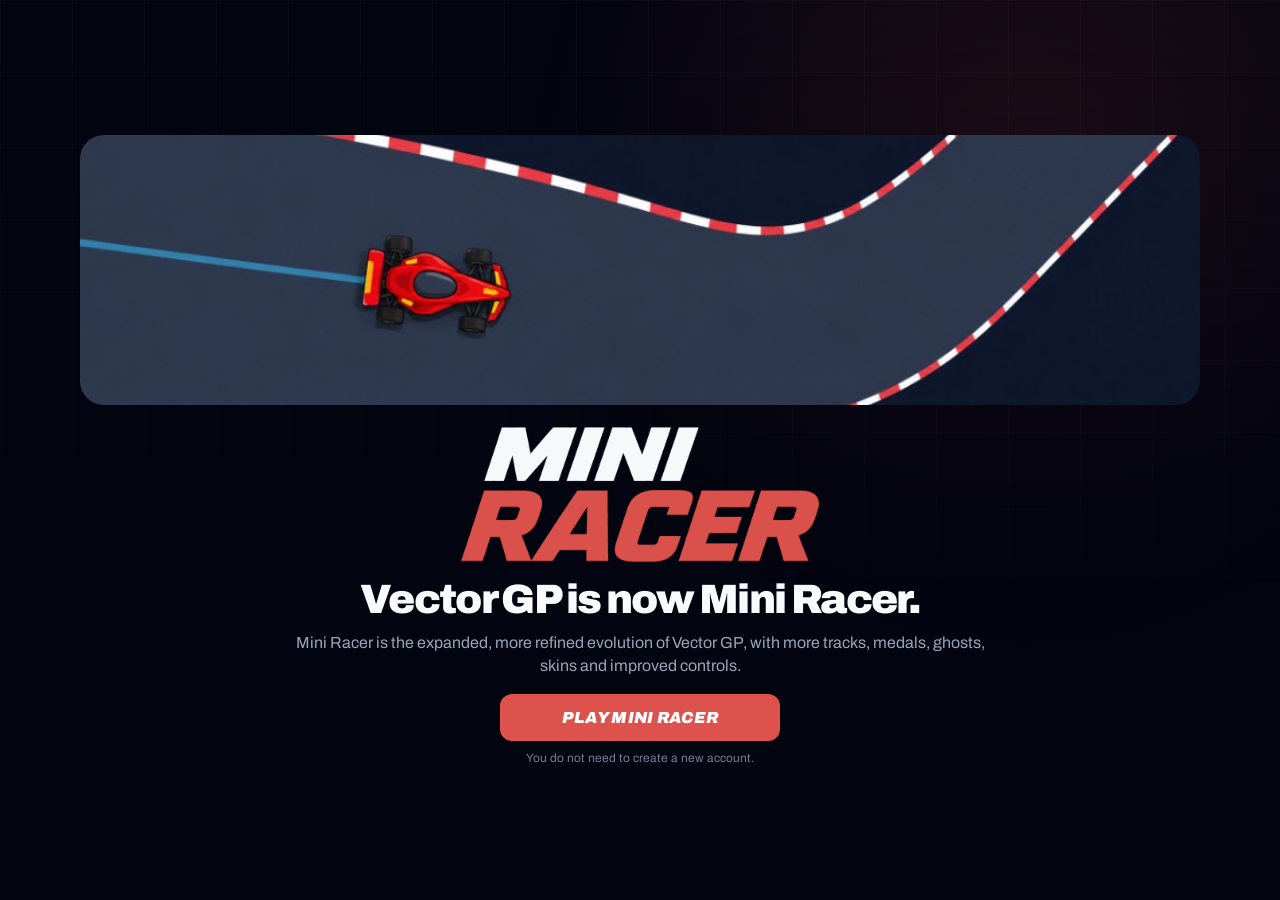
<file: index.html>
<!DOCTYPE html>

<html lang="en">
<head>
<meta charset="utf-8"/>
<meta content="width=device-width, initial-scale=1" name="viewport"/>
<title>Vector GP is now Mini Racer</title>
<meta content="Vector GP is now Mini Racer — expanded with more tracks, medals, ghosts, skins and more refined controls." name="description"/>
<link href="[data-uri]" rel="icon" sizes="32x32" type="image/png"/>
<link href="[data-uri]" rel="apple-touch-icon" sizes="180x180"/>
<meta content="website" property="og:type"/>
<meta content="Vector GP is now Mini Racer" property="og:title"/>
<meta content="Vector GP is now Mini Racer — expanded with more tracks, medals, ghosts, skins and more refined controls." property="og:description"/>
<meta content="og-image.png" property="og:image"/>
<meta content="1200" property="og:image:width"/>
<meta content="630" property="og:image:height"/>
<meta content="summary_large_image" name="twitter:card"/>
<meta content="Vector GP is now Mini Racer" name="twitter:title"/>
<meta content="Vector GP is now Mini Racer — expanded with more tracks, medals, ghosts, skins and more refined controls." name="twitter:description"/>
<meta content="og-image.png" name="twitter:image"/>
<link href="https://fonts.googleapis.com" rel="preconnect"/>
<link crossorigin="" href="https://fonts.gstatic.com" rel="preconnect"/>
<link href="https://fonts.googleapis.com/css2?family=Archivo:ital,wght@0,500;0,700;0,900;1,900&amp;display=swap" rel="stylesheet"/>
<style>
:root {
  --bg: #02040f;
  --panel: #0a0e1e;
  --panel-2: #101629;
  --line: rgba(255,255,255,.11);
  --white: #f8fafc;
  --muted: #99a5b8;
  --red: #dd524c;
  --red-hover: #e9655f;
  --font: "Archivo", system-ui, -apple-system, BlinkMacSystemFont, "Segoe UI", sans-serif;
}

* { box-sizing: border-box; }
html, body { margin: 0; min-height: 100%; background: var(--bg); }
body {
  min-height: 100svh;
  color: var(--white);
  font-family: var(--font);
  -webkit-font-smoothing: antialiased;
  overflow-x: hidden;
}

body::before {
  content: "";
  position: fixed;
  inset: 0;
  pointer-events: none;
  background:
    radial-gradient(circle at 80% 20%, rgba(221,82,76,.14), transparent 31rem),
    linear-gradient(rgba(255,255,255,.025) 1px, transparent 1px),
    linear-gradient(90deg, rgba(255,255,255,.025) 1px, transparent 1px);
  background-size: auto, 72px 72px, 72px 72px;
  mask-image: linear-gradient(to bottom, black, transparent 86%);
}

.page {
  position: relative;
  min-height: 100svh;
  display: grid;
  place-items: center;
  padding: clamp(12px, 2.2vw, 24px);
}

.card {
  width: min(1120px, 100%);
  max-height: calc(100svh - clamp(24px, 4.4vw, 48px));
  display: flex;
  flex-direction: column;
  justify-content: center;
}

.cover {
  display: block;
  width: 100%;
  height: min(30svh, 280px);
  object-fit: cover;
  object-position: center;
  border-radius: clamp(14px, 2vw, 24px);
}

.topline {
  display: flex;
  align-items: center;
  gap: 12px;
  padding: 20px clamp(22px, 4vw, 48px);
  border-bottom: 1px solid var(--line);
  color: var(--muted);
  font-size: 12px;
  font-weight: 700;
  letter-spacing: .19em;
  text-transform: uppercase;
}
.topline::before {
  content: "";
  width: 9px;
  height: 9px;
  border-radius: 999px;
  background: var(--red);
  box-shadow: 0 0 18px rgba(221,82,76,.85);
}

.content {
  padding: clamp(18px, 2.4svh, 26px) clamp(12px, 2vw, 20px) 0;
}

.rename {
  display: flex;
  justify-content: center;
  align-items: center;
}

.brand {
  display: grid;
  place-items: center;
  padding: 0;
}

.mini-logo {
  display: block;
  width: min(100%, clamp(240px, 28vw, 360px));
  max-height: 16svh;
  height: auto;
}


.copy {
  max-width: 760px;
  margin: clamp(12px, 1.8svh, 18px) auto 0;
  text-align: center;
}

h1 {
  margin: 0;
  font-size: clamp(24px, 3.2vw, 44px);
  line-height: 1.04;
  letter-spacing: -.04em;
  font-weight: 900;
}

.copy p {
  margin: 10px auto 0;
  max-width: 700px;
  color: var(--muted);
  font-size: clamp(15px, 1.25vw, 18px);
  line-height: 1.42;
}

.actions {
  display: flex;
  justify-content: center;
  margin-top: clamp(14px, 1.8svh, 18px);
}

.cta {
  display: inline-flex;
  align-items: center;
  justify-content: center;
  min-width: min(100%, 280px);
  padding: 15px 24px;
  border-radius: 12px;
  background: var(--red);
  color: white;
  font-size: 16px;
  font-weight: 900;
  font-style: italic;
  letter-spacing: .02em;
  text-transform: uppercase;
  text-decoration: none;
  transition: transform .15s ease, background .15s ease;
}
.cta:hover { background: var(--red-hover); transform: translateY(-2px); }
.cta:active { transform: none; }
.cta:focus-visible { outline: 3px solid white; outline-offset: 4px; }

.footer-note {
  margin-top: 10px;
  color: #738096;
  font-size: 12px;
  text-align: center;
}

@media (max-width: 820px) {
  .page {
    place-items: start;
    padding: 12px;
  }
  .card {
    max-height: calc(100svh - 24px);
  }
  .cover {
    height: min(26svh, 220px);
    object-position: 42% center;
    border-radius: 16px;
  }
  .content {
    padding: 16px 10px 0;
  }
  .mini-logo {
    width: min(100%, 300px);
    max-height: 14svh;
  }
  .copy {
    margin-top: 12px;
  }
  h1 {
    font-size: clamp(22px, 4.4vw, 34px);
  }
  .copy p {
    font-size: 15px;
  }
}

@media (max-width: 480px) {
  .page {
    padding: 10px;
  }
  .card {
    max-height: calc(100svh - 20px);
  }
  .cover {
    height: min(23svh, 170px);
    border-radius: 14px;
  }
  .content {
    padding: 14px 6px 0;
  }
  .mini-logo {
    width: min(100%, 220px);
    max-height: 12svh;
  }
  .copy {
    margin-top: 10px;
  }
  h1 {
    font-size: clamp(22px, 7vw, 30px);
  }
  .copy p {
    margin-top: 8px;
    font-size: 14px;
    line-height: 1.38;
  }
  .actions {
    margin-top: 14px;
  }
  .cta {
    width: 100%;
    min-width: 0;
    padding: 14px 18px;
    font-size: 16px;
  }
  .footer-note {
    margin-top: 8px;
    font-size: 11px;
  }
}

@media (max-width: 360px) {
  .cover {
    height: min(21svh, 150px);
  }
  .mini-logo {
    width: min(100%, 200px);
  }
  h1 {
    font-size: 20px;
  }
  .copy p {
    font-size: 13px;
  }
}

@media (prefers-reduced-motion: reduce) {
  .cta { transition: none; }
}
</style>
<script defer src="https://cloud.umami.is/script.js" data-website-id="d61b5069-df2c-4e9b-a7d2-125c7fb7c760"></script>
</head>
<body>
<main class="page">
<section aria-labelledby="rename-title" class="card">
<img alt="Mini Racer car on a racetrack" class="cover" src="[data-uri]"/>
<div class="content">
<div aria-label="Mini Racer" class="rename">


<div class="brand">
<img alt="Mini Racer" class="mini-logo" src="[data-uri]"/>
</div>
</div>
<div class="copy">
<h1 id="rename-title">Vector GP is now Mini Racer.</h1>
<p>Mini Racer is the expanded, more refined evolution of Vector GP, with more tracks, medals, ghosts, skins and improved controls.</p>
<div class="actions">
<a class="cta" href="https://reddit.com/r/MiniRacerGame" data-umami-event="play-mini-racer-cta">Play Mini Racer</a>
</div>
<div class="footer-note">You do not need to create a new account.</div>
</div>
</div>
</section>
</main>
</body>
</html>
</file>
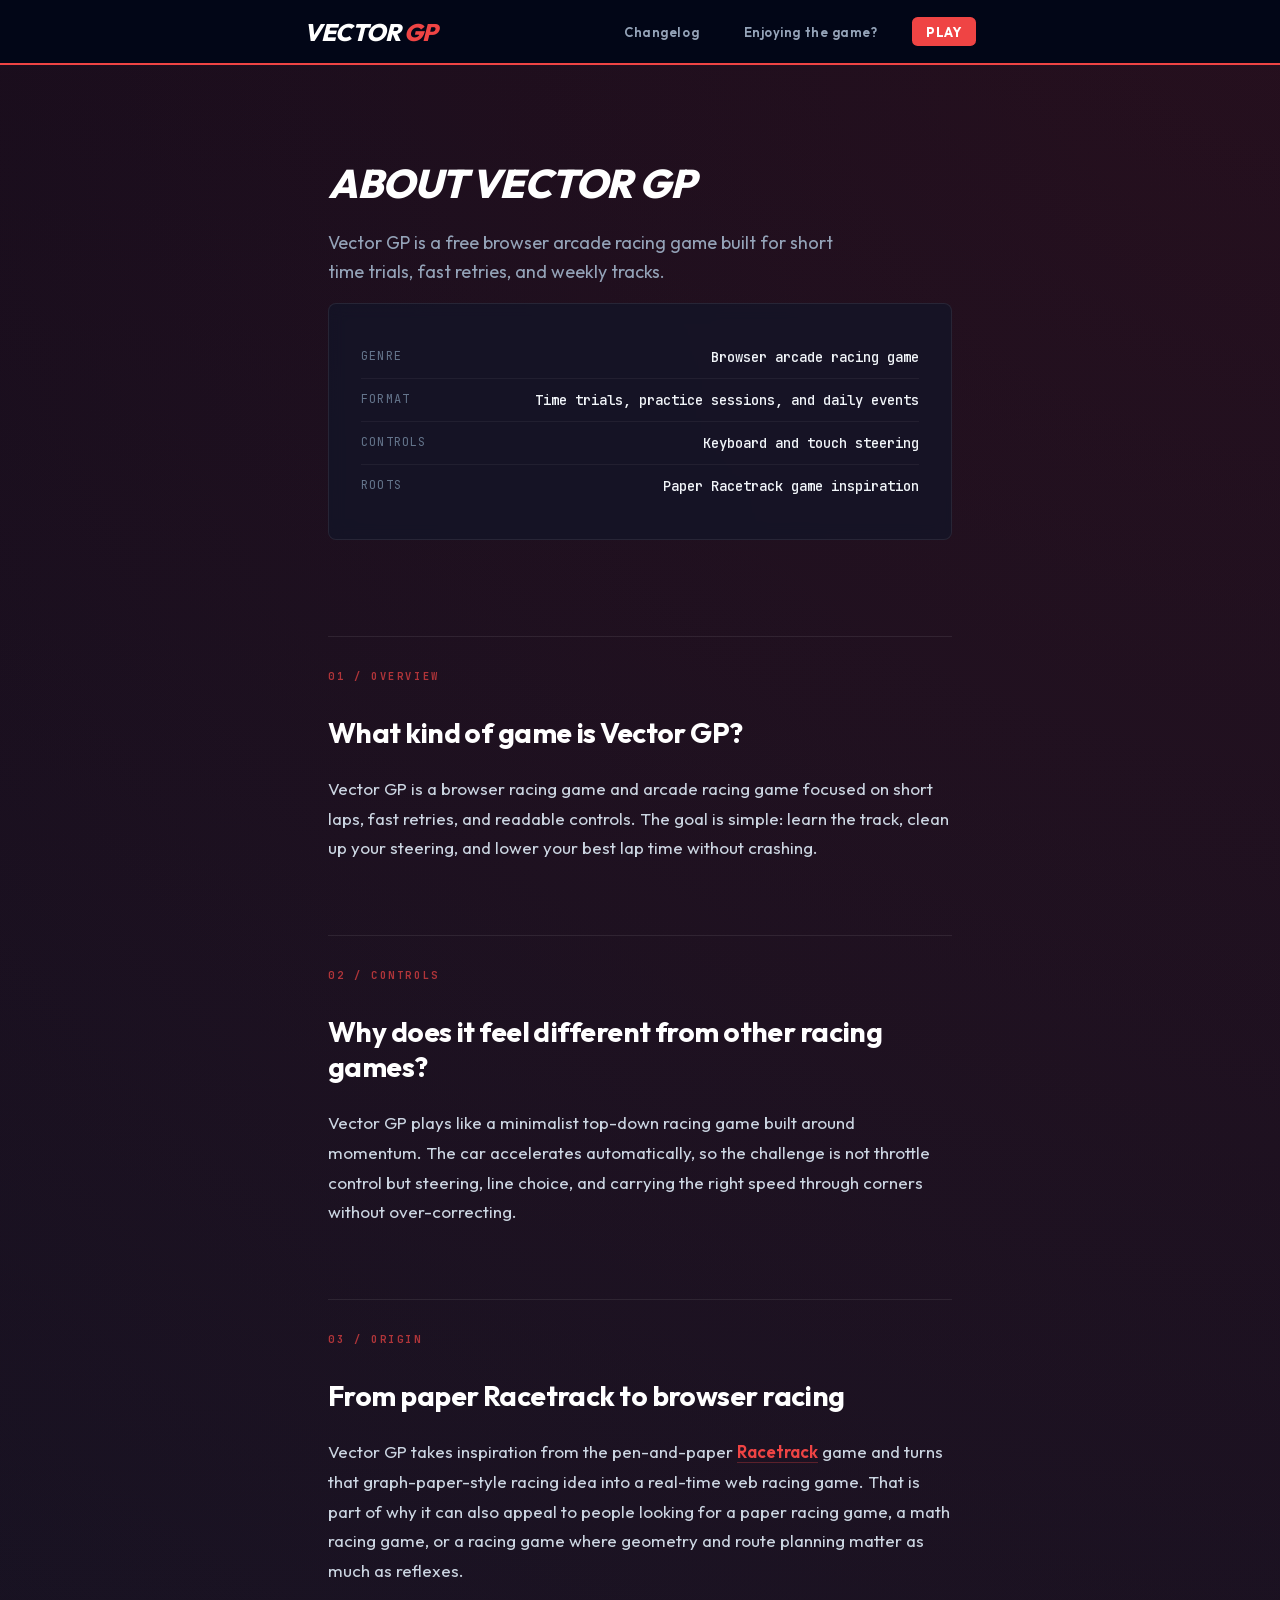
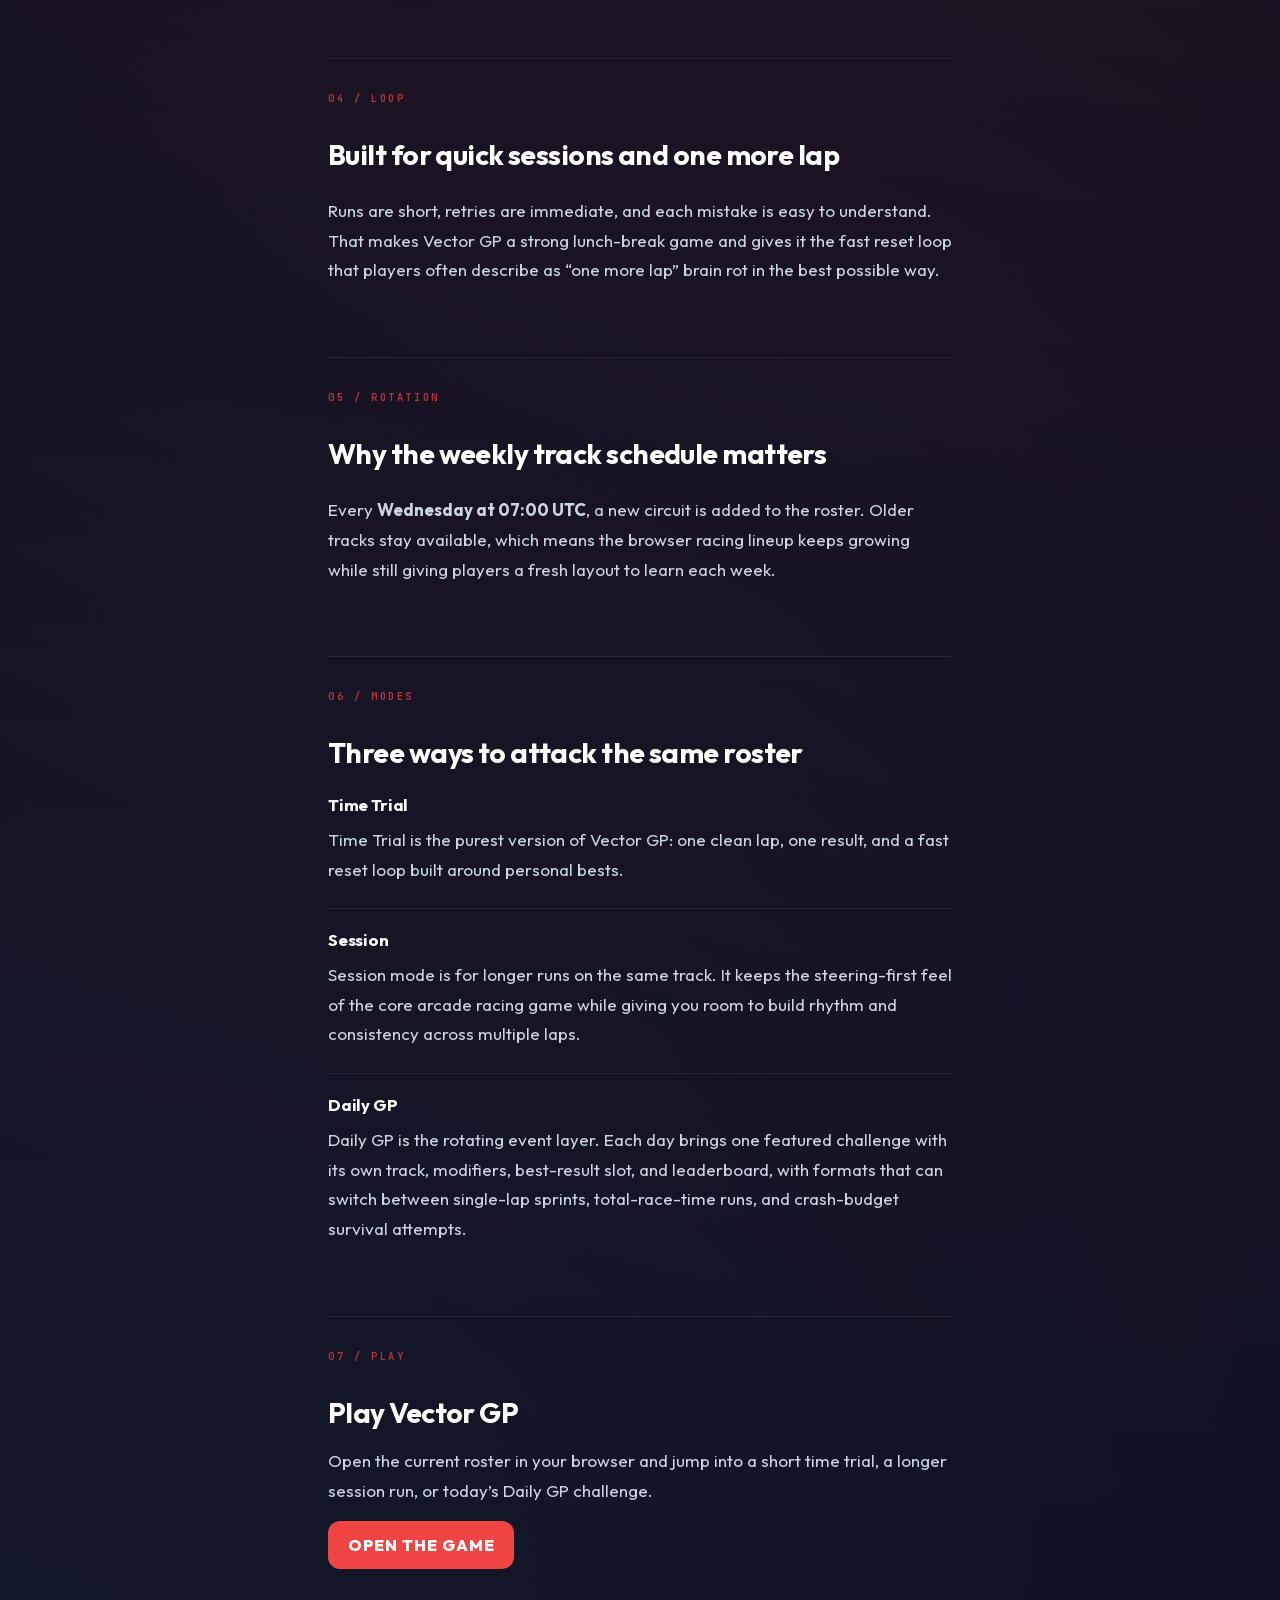
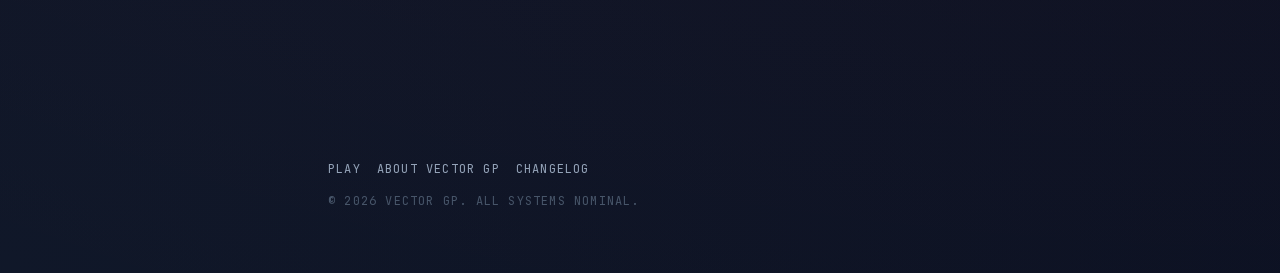
<file: about.html>
<!DOCTYPE html>
<html lang="en">

<head>
    <script>
        if (location.hostname === 'vectorgp.run') {
            const s = document.createElement('script');
            s.defer = true;
            s.src = 'https://cloud.umami.is/script.js';
            s.dataset.websiteId = 'd61b5069-df2c-4e9b-a7d2-125c7fb7c760';
            document.head.appendChild(s);
        }
    </script>
    <meta charset="UTF-8">
    <meta name="viewport" content="width=device-width, initial-scale=1.0, viewport-fit=cover">
    <title>What Is Vector GP? | Browser Arcade Racing Game</title>
    <meta name="description"
        content="Learn what Vector GP is: a browser arcade racing game inspired by the paper Racetrack game, built for short time trials, fast retries, and weekly tracks.">
    <meta name="keywords"
        content="vector gp about, browser racing, free racing game, arcade racing">
    <meta name="author" content="Bogdan Popa">

    <meta property="og:type" content="website">
    <meta property="og:site_name" content="Vector GP">
    <meta property="og:url" content="https://vectorgp.run/about.html">
    <meta property="og:title" content="What Is Vector GP? | Browser Arcade Racing Game">
    <meta property="og:description"
        content="Learn what makes Vector GP different: a browser arcade racing game built for short time trials, fast retries, and weekly tracks.">
    <meta property="og:image" content="https://vectorgp.run/social-preview.png">
    <meta property="og:locale" content="en_US">

    <meta property="twitter:card" content="summary_large_image">
    <meta property="twitter:url" content="https://vectorgp.run/about.html">
    <meta property="twitter:title" content="What Is Vector GP? | Browser Arcade Racing Game">
    <meta property="twitter:description"
        content="Learn what makes Vector GP different: a browser arcade racing game built for short time trials, fast retries, and weekly tracks.">
    <meta property="twitter:image" content="https://vectorgp.run/social-preview.png">

    <link rel="canonical" href="https://vectorgp.run/about.html">
    <link rel="icon" type="image/png" href="favicon.png">
    <link rel="preload" href="fonts/outfit.woff2" as="font" type="font/woff2" crossorigin>
    <link rel="preload" href="fonts/jetbrainsmono.woff2" as="font" type="font/woff2" crossorigin>
    <link rel="stylesheet" href="fonts.css?v=1.82">
    <link rel="stylesheet" href="pages.css?v=1.82">
    <script src="site/support-dropdown.js?v=1.82" defer></script>

    <!-- Structured data (SEO + GEO: machine-readable, quotable summary for search and generative engines) -->
    <script type="application/ld+json">
    {
      "@context": "https://schema.org",
      "@type": "WebPage",
      "name": "What Is Vector GP? | Browser Arcade Racing Game",
      "description": "Learn what Vector GP is: a browser arcade racing game inspired by the paper Racetrack game, built for short time trials, fast retries, and weekly tracks.",
      "inLanguage": "en",
      "url": "https://vectorgp.run/about.html",
      "isPartOf": { "@type": "WebSite", "name": "Vector GP", "url": "https://vectorgp.run/" },
      "about": {
        "@type": "VideoGame",
        "name": "Vector GP",
        "description": "Free browser arcade racing game. Steer with keyboard or touch, chase short lap times, and retry instantly on weekly tracks inspired by the paper Racetrack game.",
        "genre": ["Racing", "Arcade"],
        "gamePlatform": "Web browser",
        "playMode": "SinglePlayer",
        "inLanguage": "en",
        "author": { "@type": "Person", "name": "Bogdan Popa" },
        "url": "https://vectorgp.run/"
      },
      "mainEntity": {
        "@type": "VideoGame",
        "name": "Vector GP",
        "description": "Browser arcade racing game focused on short time trials, momentum-based steering, and one-more-lap replayability.",
        "genre": ["Racing", "Arcade"],
        "gamePlatform": "Web browser",
        "playMode": "SinglePlayer"
      },
      "breadcrumb": {
        "@type": "BreadcrumbList",
        "itemListElement": [
          { "@type": "ListItem", "position": 1, "name": "Play", "item": "https://vectorgp.run/" },
          { "@type": "ListItem", "position": 2, "name": "About Vector GP", "item": "https://vectorgp.run/about.html" }
        ]
      }
    }
    </script>
</head>

<body class="about-page">

    <header role="banner">
        <div class="page-header__inner">
            <a href="index.html" class="site-logo">Vector <span class="full-name">GP</span></a>
            <nav class="header-right" aria-label="Site">
                <a href="changelog.html" class="header-utility-link">Changelog</a>
                <div class="support-dropdown" data-support-dropdown>
                    <a href="https://buy.stripe.com/4gM14pc3ScQecEq1F69sk00" class="header-utility-link support-dropdown-trigger"
                        target="_blank" rel="noopener noreferrer" title="Support Vector GP for future updates and functionalities"
                        aria-expanded="false" aria-haspopup="true" aria-controls="support-dropdown-menu-about"
                        data-support-trigger>Enjoying the game?</a>
                    <div id="support-dropdown-menu-about" class="support-dropdown-menu" hidden data-support-menu>
                        <div class="support-dropdown-section">
                            <p class="support-dropdown-heading">send a tip for</p>
                            <ul class="support-dropdown-list" aria-label="Donation options">
                                <li>
                                    <a href="https://buy.stripe.com/4gM14pc3ScQecEq1F69sk00" class="support-dropdown-option"
                                        target="_blank" rel="noopener noreferrer">
                                        <span class="support-dropdown-option__title">Salty Pretzel</span>
                                        <span class="support-dropdown-option__price">1€</span>
                                    </a>
                                </li>
                                <li>
                                    <a href="https://buy.stripe.com/6oU14pfg42bAdIu5Vm9sk01" class="support-dropdown-option"
                                        target="_blank" rel="noopener noreferrer">
                                        <span class="support-dropdown-option__title">Soda Pop</span>
                                        <span class="support-dropdown-option__price">3€</span>
                                    </a>
                                </li>
                                <li>
                                    <a href="https://buy.stripe.com/aFa8wR2tieYmcEq1F69sk02" class="support-dropdown-option"
                                        target="_blank" rel="noopener noreferrer">
                                        <span class="support-dropdown-option__title">Flat White</span>
                                        <span class="support-dropdown-option__price">5€</span>
                                    </a>
                                </li>
                            </ul>
                        </div>
                    </div>
                </div>
                <a href="index.html" class="header-play-link">Play</a>
            </nav>
        </div>
    </header>

    <main class="about-page__main" role="main">
        <section class="about-hero" aria-label="Introduction">
            <h1 class="about-hero__title">About Vector GP</h1>
            <p class="about-hero__subtitle">Vector GP is a free browser arcade racing game built for short time trials,
                fast retries, and weekly tracks.</p>
            <div class="about-specs about-specs--glance" aria-label="Vector GP at a glance">
                <div class="spec-item">
                    <span class="spec-label">Genre</span>
                    <span class="spec-value">Browser arcade racing game</span>
                </div>
                <div class="spec-item">
                    <span class="spec-label">Format</span>
                    <span class="spec-value">Time trials, practice sessions, and daily events</span>
                </div>
                <div class="spec-item">
                    <span class="spec-label">Controls</span>
                    <span class="spec-value">Keyboard and touch steering</span>
                </div>
                <div class="spec-item">
                    <span class="spec-label">Roots</span>
                    <span class="spec-value">Paper Racetrack game inspiration</span>
                </div>
            </div>
        </section>

        <section class="about-section">
            <span class="about-section__label">01 / Overview</span>
            <div class="about-content">
                <h2>What kind of game is Vector GP?</h2>
                <p>Vector GP is a browser racing game and arcade racing game focused on short laps, fast retries, and
                    readable controls. The goal is simple: learn the track, clean up your steering, and lower your best
                    lap time without crashing.</p>
            </div>
        </section>

        <section class="about-section">
            <span class="about-section__label">02 / Controls</span>
            <div class="about-content">
                <h2>Why does it feel different from other racing games?</h2>
                <p>Vector GP plays like a minimalist top-down racing game built around momentum. The car accelerates
                    automatically, so the challenge is not throttle control but steering, line choice, and carrying the
                    right speed through corners without over-correcting.</p>
            </div>
        </section>

        <section class="about-section">
            <span class="about-section__label">03 / Origin</span>
            <div class="about-content">
                <h2>From paper Racetrack to browser racing</h2>
                <p>Vector GP takes inspiration from the pen-and-paper <a
                        href="https://en.wikipedia.org/wiki/Racetrack_(game)" target="_blank"
                        rel="noopener">Racetrack</a> game and turns that graph-paper-style racing idea into a real-time
                    web racing game. That is part of why it can also appeal to people looking for a paper racing game,
                    a math racing game, or a racing game where geometry and route planning matter as much as reflexes.</p>
            </div>
        </section>

        <section class="about-section">
            <span class="about-section__label">04 / Loop</span>
            <div class="about-content">
                <h2>Built for quick sessions and one more lap</h2>
                <p>Runs are short, retries are immediate, and each mistake is easy to understand. That makes Vector GP
                    a strong lunch-break game and gives it the fast reset loop that players often describe as “one more
                    lap” brain rot in the best possible way.</p>
            </div>
        </section>

        <section class="about-section">
            <span class="about-section__label">05 / Rotation</span>
            <div class="about-content">
                <h2>Why the weekly track schedule matters</h2>
                <p>Every <strong>Wednesday at 07:00 UTC</strong>, a new circuit is added to the roster. Older tracks stay
                    available, which means the browser racing lineup keeps growing while still giving players a fresh
                    layout to learn each week.</p>
            </div>
        </section>

        <section class="about-section">
            <span class="about-section__label">06 / Modes</span>
            <div class="about-content">
                <h2>Three ways to attack the same roster</h2>
                <div class="about-faq-list">
                    <article class="about-faq-item">
                        <h3>Time Trial</h3>
                        <p>Time Trial is the purest version of Vector GP: one clean lap, one result, and a fast reset
                            loop built around personal bests.</p>
                    </article>
                    <article class="about-faq-item">
                        <h3>Session</h3>
                        <p>Session mode is for longer runs on the same track. It keeps the steering-first feel of the
                            core arcade racing game while giving you room to build rhythm and consistency across
                            multiple laps.</p>
                    </article>
                    <article class="about-faq-item">
                        <h3>Daily GP</h3>
                        <p>Daily GP is the rotating event layer. Each day brings one featured challenge with its own
                            track, modifiers, best-result slot, and leaderboard, with formats that can switch between
                            single-lap sprints, total-race-time runs, and crash-budget survival attempts.</p>
                    </article>
                </div>
            </div>
        </section>

        <section class="about-section about-section--cta">
            <span class="about-section__label">07 / Play</span>
            <div class="about-content about-cta">
                <h2>Play Vector GP</h2>
                <p>Open the current roster in your browser and jump into a short time trial, a longer session run, or
                    today’s Daily GP challenge.</p>
                <a href="index.html" class="about-cta__link">Open the game</a>
            </div>
        </section>
    </main>

    <footer class="about-footer">
        <nav class="about-footer__nav" aria-label="Footer">
            <a href="index.html">Play</a>
            <a href="about.html">About Vector GP</a>
            <a href="changelog.html">Changelog</a>
        </nav>
        &copy; 2026 Vector GP. ALL SYSTEMS NOMINAL.
    </footer>

</body>

</html>
</file>
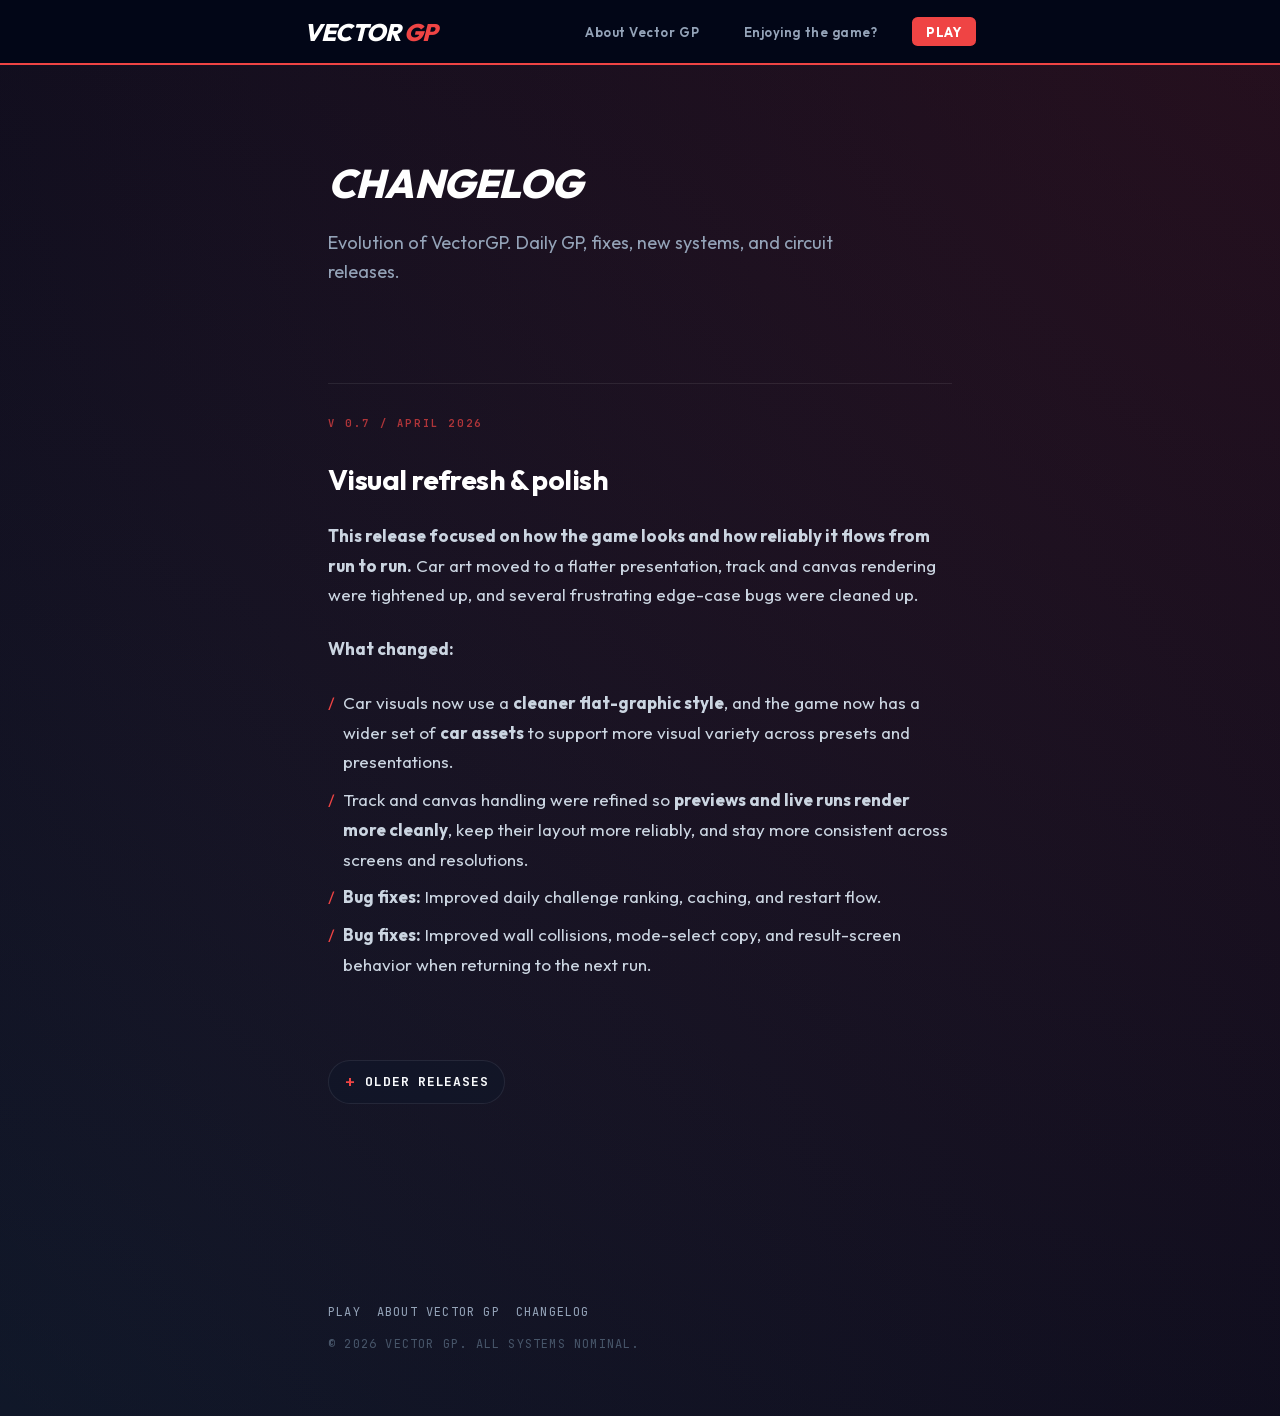
<file: changelog.html>
<!DOCTYPE html>
<html lang="en">

<head>
    <script>
        if (location.hostname === 'vectorgp.run') {
            const s = document.createElement('script');
            s.defer = true;
            s.src = 'https://cloud.umami.is/script.js';
            s.dataset.websiteId = 'd61b5069-df2c-4e9b-a7d2-125c7fb7c760';
            document.head.appendChild(s);
        }
    </script>
    <meta charset="UTF-8">
    <meta name="viewport" content="width=device-width, initial-scale=1.0, viewport-fit=cover">
    <title>Changelog | Vector GP</title>
    <meta name="description"
        content="What's new in Vector GP: Daily GP events, challenge types, car presets, leaderboard updates, and recent gameplay fixes.">
    <meta name="keywords"
        content="vector gp changelog, racing game updates, gameplay improvements, browser racing game">
    <meta name="author" content="Bogdan Popa">

    <meta property="og:type" content="website">
    <meta property="og:url" content="https://vectorgp.run/changelog.html">
    <meta property="og:title" content="Changelog | Vector GP">
    <meta property="og:description"
        content="What's new in Vector GP: Daily GP events, challenge types, car presets, leaderboard updates, and recent gameplay fixes.">
    <meta property="og:image" content="https://vectorgp.run/social-preview.png">

    <meta property="twitter:card" content="summary_large_image">
    <meta property="twitter:url" content="https://vectorgp.run/changelog.html">
    <meta property="twitter:title" content="Changelog | Vector GP">
    <meta property="twitter:description"
        content="What's new in Vector GP: Daily GP events, challenge types, car presets, leaderboard updates, and recent gameplay fixes.">
    <meta property="twitter:image" content="https://vectorgp.run/social-preview.png">

    <link rel="canonical" href="https://vectorgp.run/changelog.html">
    <link rel="icon" type="image/png" href="favicon.png">
    <link rel="preload" href="fonts/outfit.woff2" as="font" type="font/woff2" crossorigin>
    <link rel="preload" href="fonts/jetbrainsmono.woff2" as="font" type="font/woff2" crossorigin>
    <link rel="stylesheet" href="fonts.css?v=1.82">
    <link rel="stylesheet" href="pages.css?v=1.82">
    <script src="site/support-dropdown.js?v=1.82" defer></script>

    <!-- Structured data (SEO + GEO: machine-readable, quotable summary for search and generative engines) -->
    <script type="application/ld+json">
    {
      "@context": "https://schema.org",
      "@type": "WebPage",
      "name": "Changelog | Vector GP",
      "description": "Official changelog for Vector GP, a browser-based racing game. Lists major player-facing updates including Daily GP events, challenge formats, car presets, leaderboard upgrades, and gameplay fixes.",
      "inLanguage": "en",
      "url": "https://vectorgp.run/changelog.html",
      "isPartOf": { "@type": "WebSite", "name": "Vector GP", "url": "https://vectorgp.run/" },
      "about": {
        "@type": "VideoGame",
        "name": "Vector GP",
        "description": "Browser-based racing game. Master circuits and set the fastest lap time."
      }
    }
    </script>
</head>

<body class="about-page">

    <header role="banner">
        <div class="page-header__inner">
            <a href="index.html" class="site-logo">Vector <span class="full-name">GP</span></a>
            <nav class="header-right" aria-label="Site">
                <a href="about.html" class="header-utility-link">About Vector GP</a>
                <div class="support-dropdown" data-support-dropdown>
                    <a href="https://buy.stripe.com/4gM14pc3ScQecEq1F69sk00" class="header-utility-link support-dropdown-trigger"
                        target="_blank" rel="noopener noreferrer" title="Support Vector GP for future updates and functionalities"
                        aria-expanded="false" aria-haspopup="true" aria-controls="support-dropdown-menu-changelog"
                        data-support-trigger>Enjoying the game?</a>
                    <div id="support-dropdown-menu-changelog" class="support-dropdown-menu" hidden data-support-menu>
                        <div class="support-dropdown-section">
                            <p class="support-dropdown-heading">send a tip for</p>
                            <ul class="support-dropdown-list" aria-label="Donation options">
                                <li>
                                    <a href="https://buy.stripe.com/4gM14pc3ScQecEq1F69sk00" class="support-dropdown-option"
                                        target="_blank" rel="noopener noreferrer">
                                        <span class="support-dropdown-option__title">Salty Pretzel</span>
                                        <span class="support-dropdown-option__price">1€</span>
                                    </a>
                                </li>
                                <li>
                                    <a href="https://buy.stripe.com/6oU14pfg42bAdIu5Vm9sk01" class="support-dropdown-option"
                                        target="_blank" rel="noopener noreferrer">
                                        <span class="support-dropdown-option__title">Soda Pop</span>
                                        <span class="support-dropdown-option__price">3€</span>
                                    </a>
                                </li>
                                <li>
                                    <a href="https://buy.stripe.com/aFa8wR2tieYmcEq1F69sk02" class="support-dropdown-option"
                                        target="_blank" rel="noopener noreferrer">
                                        <span class="support-dropdown-option__title">Flat White</span>
                                        <span class="support-dropdown-option__price">5€</span>
                                    </a>
                                </li>
                            </ul>
                        </div>
                    </div>
                </div>
                <a href="index.html" class="header-play-link">Play</a>
            </nav>
        </div>
    </header>

    <main class="about-page__main" role="main">
        <section class="about-hero" aria-label="Introduction">
            <h1 class="about-hero__title">Changelog</h1>
            <p class="about-hero__subtitle">Evolution of VectorGP. Daily GP, fixes, new systems, and circuit releases.</p>
        </section>

        <section id="release-0-7" class="about-section">
            <span class="about-section__label">v 0.7 / April 2026</span>
            <div class="about-content">
                <h2>Visual refresh &amp; polish</h2>
                <p><strong>This release focused on how the game looks and how reliably it flows from run to run.</strong>
                    Car art moved to a flatter presentation, track and canvas rendering were tightened up, and several
                    frustrating edge-case bugs were cleaned up.</p>

                <p><strong>What changed:</strong></p>
                <ul
                    style="list-style: none; padding: 0; margin: 0; color: #cbd5e1; font-size: 1.0625rem; line-height: 1.75;">
                    <li style="margin-bottom: 0.5rem; display: flex; gap: 0.5rem;"><span
                            style="color: var(--accent-color);">/</span><span style="flex: 1; min-width: 0;">Car visuals
                            now use a <strong>cleaner flat-graphic style</strong>, and the game now has a wider set of
                            <strong>car assets</strong> to support more visual variety across presets and presentations.</span></li>
                    <li style="margin-bottom: 0.5rem; display: flex; gap: 0.5rem;"><span
                            style="color: var(--accent-color);">/</span><span style="flex: 1; min-width: 0;">Track and
                            canvas handling were refined so <strong>previews and live runs render more cleanly</strong>,
                            keep their layout more reliably, and stay more consistent across screens and resolutions.</span></li>
                    <li style="margin-bottom: 0.5rem; display: flex; gap: 0.5rem;"><span
                            style="color: var(--accent-color);">/</span><span style="flex: 1; min-width: 0;"><strong>Bug
                            fixes:</strong> Improved daily challenge ranking, caching, and restart flow.</span></li>
                    <li style="margin-bottom: 0.5rem; display: flex; gap: 0.5rem;"><span
                            style="color: var(--accent-color);">/</span><span style="flex: 1; min-width: 0;"><strong>Bug
                            fixes:</strong> Improved wall collisions, mode-select copy, and result-screen behavior when
                            returning to the next run.</span></li>
                </ul>
            </div>
        </section>

        <details class="changelog-archive">
            <summary class="changelog-archive__summary">Older releases</summary>
            <div class="changelog-archive__list">
        <details class="changelog-release" id="release-0-6">
            <summary class="changelog-release__summary">v 0.6</summary>
        <section class="about-section about-section--nested">
            <span class="about-section__label">v 0.6 / April 2026</span>
            <div class="about-content">
                <h2>Daily GP arrives</h2>
                <p><strong>A new rotating event layer is live.</strong> Daily GP now sits beside Time Trial and Session,
                    giving the game a once-per-day challenge with its own card, countdown, best result, and rank.</p>

                <p><strong>What changed:</strong></p>
                <ul
                    style="list-style: none; padding: 0; margin: 0; color: #cbd5e1; font-size: 1.0625rem; line-height: 1.75;">
                    <li style="margin-bottom: 0.5rem; display: flex; gap: 0.5rem;"><span
                            style="color: var(--accent-color);">/</span><span style="flex: 1; min-width: 0;">Added
                            <strong>Daily GP</strong> to the mode flow, plus a dedicated daily panel with reset timer,
                            best-result summary, and one-tap leaderboard access.</span></li>
                    <li style="margin-bottom: 0.5rem; display: flex; gap: 0.5rem;"><span
                            style="color: var(--accent-color);">/</span><span style="flex: 1; min-width: 0;">Daily events
                            now rotate between <strong>fastest 1-lap runs</strong>, <strong>multi-lap total-time
                            races</strong>, and <strong>crash-budget survival runs</strong> where the goal is to bank the
                            most laps before the final allowed crash.</span></li>
                    <li style="margin-bottom: 0.5rem; display: flex; gap: 0.5rem;"><span
                            style="color: var(--accent-color);">/</span><span style="flex: 1; min-width: 0;">Daily car
                            setups can now change the feel of the run with <strong>Stock</strong>, <strong>Muscle</strong>,
                            <strong>Tuner</strong>, and <strong>Hyper</strong> presets.</span></li>
                    <li style="margin-bottom: 0.5rem; display: flex; gap: 0.5rem;"><span
                            style="color: var(--accent-color);">/</span><span style="flex: 1; min-width: 0;"><strong>Bug
                            fixes:</strong> Improved daily challenge ranking and caching.</span></li>
                    <li style="margin-bottom: 0.5rem; display: flex; gap: 0.5rem;"><span
                            style="color: var(--accent-color);">/</span><span style="flex: 1; min-width: 0;"><strong>Bug
                            fixes:</strong> Improved wall collisions and mode select copy.</span></li>
                </ul>
            </div>
        </section>
        </details>

        <details class="changelog-release" id="release-0-51">
            <summary class="changelog-release__summary">v 0.51</summary>
        <section class="about-section about-section--nested">
            <span class="about-section__label">v 0.51 / April 2026</span>
            <div class="about-content">
                <h2>Smoother runs &amp; clearer PBs</h2>
                <p><strong>Feel-first pass.</strong> The view stays steadier when the game is under load, skid marks read
                    more like real tire tracks, and your lap strip is only about <em>your</em> times—global standings stay
                    on Rank.</p>

                <p><strong>What changed:</strong></p>
                <ul
                    style="list-style: none; padding: 0; margin: 0; color: #cbd5e1; font-size: 1.0625rem; line-height: 1.75;">
                    <li style="margin-bottom: 0.5rem; display: flex; gap: 0.5rem;"><span
                            style="color: var(--accent-color);">/</span><span style="flex: 1; min-width: 0;">Camera and
                            pacing are tuned so the frame rate wobbles less—especially on slower devices and in busy
                            corners.</span></li>
                    <li style="margin-bottom: 0.5rem; display: flex; gap: 0.5rem;"><span
                            style="color: var(--accent-color);">/</span><span style="flex: 1; min-width: 0;">Skid marks
                            are drawn as twin tire lines and no longer “connect” across straights between separate
                            slides.</span></li>
                    <li style="margin-bottom: 0.5rem; display: flex; gap: 0.5rem;"><span
                            style="color: var(--accent-color);">/</span><span style="flex: 1; min-width: 0;">Tap
                            <strong>LAP / BEST</strong> on the HUD to open <strong>your top laps only</strong>. The
                            <strong>global leaderboard</strong> is still opened from <strong>Rank</strong> on the track
                            card.</span></li>
                </ul>
            </div>
        </section>
        </details>

        <details class="changelog-release" id="release-0-5">
            <summary class="changelog-release__summary">v 0.5</summary>
        <section class="about-section about-section--nested">
            <span class="about-section__label">v 0.5 / April 2026</span>
            <div class="about-content">
                <h2>Global leaderboards</h2>
                <p><strong>Per-track global boards are here.</strong> You choose whether a lap counts, then check the
                    standings from your rank.</p>

                <p><strong>What changed:</strong></p>
                <ul
                    style="list-style: none; padding: 0; margin: 0; color: #cbd5e1; font-size: 1.0625rem; line-height: 1.75;">
                    <li style="margin-bottom: 0.5rem; display: flex; gap: 0.5rem;"><span
                            style="color: var(--accent-color);">/</span><span style="flex: 1; min-width: 0;"><strong>Ranked
                            laps go worldwide.</strong> Set a track to <strong>RANKED</strong> for the global board, or
                            <strong>LOCAL</strong> to keep times private. Time Trial and Session each have their own
                            list.</span></li>
                    <li style="margin-bottom: 0.5rem; display: flex; gap: 0.5rem;"><span
                            style="color: var(--accent-color);">/</span><span style="flex: 1; min-width: 0;"><strong>Open
                            the board from Rank.</strong> Tap <strong>Rank</strong> on the track card or after a run to
                            see the leaders and your place. Other players appear as anonymous names.</span></li>
                </ul>
            </div>
        </section>
        </details>

        <details class="changelog-release" id="release-0-47">
            <summary class="changelog-release__summary">v 0.47</summary>
        <section class="about-section about-section--nested">
            <span class="about-section__label">v 0.47 / March 2026</span>
            <div class="about-content">
                <h2>Track Visibility & UX Refresh</h2>
                <p><strong>This update improves how the game introduces itself and how the wider site reads.</strong>
                    Track availability, onboarding, support pages, and underlying stability all got a cleanup pass.</p>

                <p><strong>What changed:</strong></p>
                <ul
                    style="list-style: none; padding: 0; margin: 0; color: #cbd5e1; font-size: 1.0625rem; line-height: 1.75;">
                    <li style="margin-bottom: 0.5rem; display: flex; gap: 0.5rem;"><span
                            style="color: var(--accent-color);">/</span><span style="flex: 1; min-width: 0;">Visual
                            updates now make it clearer that multiple tracks are available when you browse the
                            selection flow.</span></li>
                    <li style="margin-bottom: 0.5rem; display: flex; gap: 0.5rem;"><span
                            style="color: var(--accent-color);">/</span><span style="flex: 1; min-width: 0;">New-player
                            onboarding and the How to Play modal were refined so the opening experience reads more
                            clearly.</span></li>
                    <li style="margin-bottom: 0.5rem; display: flex; gap: 0.5rem;"><span
                            style="color: var(--accent-color);">/</span><span style="flex: 1; min-width: 0;">The About Vector GP
                            and Changelog pages were updated for a cleaner presentation and better navigation.</span></li>
                    <li style="margin-bottom: 0.5rem; display: flex; gap: 0.5rem;"><span
                            style="color: var(--accent-color);">/</span><span style="flex: 1; min-width: 0;">Various
                            bug fixes and vulnerability hardening were applied across the experience.</span></li>
                </ul>
            </div>
        </section>
        </details>

        <details class="changelog-release" id="release-0-46">
            <summary class="changelog-release__summary">v 0.46</summary>
        <section class="about-section about-section--nested">
            <span class="about-section__label">v 0.46 / March 2026</span>
            <div class="about-content">
                <h2>Session Mode + Flow Update</h2>
                <p><strong>One bigger update across the whole run flow.</strong> Session mode, result screens,
                    onboarding, and controls have all been cleaned up in one pass.</p>

                <p><strong>What changed:</strong></p>
                <ul
                    style="list-style: none; padding: 0; margin: 0; color: #cbd5e1; font-size: 1.0625rem; line-height: 1.75;">
                    <li style="margin-bottom: 0.5rem; display: flex; gap: 0.5rem;"><span
                            style="color: var(--accent-color);">/</span><span style="flex: 1; min-width: 0;">Each
                            track now lets you choose between Time Trial and Session before you start.</span></li>
                    <li style="margin-bottom: 0.5rem; display: flex; gap: 0.5rem;"><span
                            style="color: var(--accent-color);">/</span><span style="flex: 1; min-width: 0;">Session
                            mode now lets you keep running laps, pause anytime, and track your session best plus
                            recent laps.</span></li>
                    <li style="margin-bottom: 0.5rem; display: flex; gap: 0.5rem;"><span
                            style="color: var(--accent-color);">/</span><span style="flex: 1; min-width: 0;">Pause and
                            results screens now use clearer action layouts, so it is faster to retry, change track,
                            resume, finish, or share.</span></li>
                    <li style="margin-bottom: 0.5rem; display: flex; gap: 0.5rem;"><span
                            style="color: var(--accent-color);">/</span><span style="flex: 1; min-width: 0;">The intro
                            and track-select flow are cleaner, and steering input is more reliable across keyboard and
                            on-screen controls.</span></li>
                </ul>
            </div>
        </section>
        </details>

        <details class="changelog-release" id="release-0-45">
            <summary class="changelog-release__summary">v 0.45</summary>
        <section class="about-section about-section--nested">
            <span class="about-section__label">v 0.45 / March 2026</span>
            <div class="about-content">
                <h2>Sakura Weave & Performance Update</h2>
                <p><strong>New Track: Sakura Weave.</strong> Sakura Weave added to the main tracks.</p>

                <p style="margin-top: 1.5rem;"><strong>Performance & Stability:</strong></p>
                <p><strong>The game runs smoother and looks sharper.</strong> Overhauled the rendering and simulation
                    loops to eliminate micro-stutters, especially during heavy cornering and drafting.</p>

                <p><strong>What changed:</strong></p>
                <ul
                    style="list-style: none; padding: 0; margin: 0; color: #cbd5e1; font-size: 1.0625rem; line-height: 1.75;">
                    <li style="margin-bottom: 0.5rem; display: flex; gap: 0.5rem;"><span
                            style="color: var(--accent-color);">/</span> Skid marks and particle updates have been
                        massively optimized to prevent frame drops during intense curves.</li>
                    <li style="margin-bottom: 0.5rem; display: flex; gap: 0.5rem;"><span
                            style="color: var(--accent-color);">/</span> The game canvas now better aligns with your
                        specific device's pixel ratio, delivering a sharper look on high-resolution displays.</li>
                    <li style="margin-bottom: 0.5rem; display: flex; gap: 0.5rem;"><span
                            style="color: var(--accent-color);">/</span> Progression and session states are now properly
                        maintained when switching between different tracks.</li>
                </ul>
            </div>
        </section>
        </details>

        <details class="changelog-release" id="release-0-44">
            <summary class="changelog-release__summary">v 0.44</summary>
        <section class="about-section about-section--nested">
            <span class="about-section__label">v 0.44 / March 2026</span>
            <div class="about-content">
                <h2>Track Select Polish</h2>
                <p><strong>The track picker is easier to read.</strong> It now gives clearer feedback while you browse
                    and keeps the presentation more consistent between screens.</p>

                <p><strong>What changed:</strong></p>
                <ul
                    style="list-style: none; padding: 0; margin: 0; color: #cbd5e1; font-size: 1.0625rem; line-height: 1.75;">
                    <li style="margin-bottom: 0.5rem; display: flex; gap: 0.5rem;"><span
                            style="color: var(--accent-color);">/</span> The track picker now shows where you are in the
                        lineup, so it is easier to see how many tracks are available.</li>
                    <li style="margin-bottom: 0.5rem; display: flex; gap: 0.5rem;"><span
                            style="color: var(--accent-color);">/</span> Track previews now sit more cleanly inside the
                        selector and result screens.</li>
                    <li style="margin-bottom: 0.5rem; display: flex; gap: 0.5rem;"><span
                            style="color: var(--accent-color);">/</span> Personal bests shown on track cards now stay
                        more reliable while moving between tracks and runs.</li>
                </ul>
            </div>
        </section>
        </details>

        <details class="changelog-release" id="release-0-43">
            <summary class="changelog-release__summary">v 0.43</summary>
        <section class="about-section about-section--nested">
            <span class="about-section__label">v 0.43 / March 2026</span>
            <div class="about-content">
                <h2>Flow & Presentation Update</h2>
                <p><strong>The run loop is cleaner.</strong> Getting from finish or crash back into another lap now
                    reads more clearly.</p>

                <p><strong>What changed:</strong></p>
                <ul
                    style="list-style: none; padding: 0; margin: 0; color: #cbd5e1; font-size: 1.0625rem; line-height: 1.75;">
                    <li style="margin-bottom: 0.5rem; display: flex; gap: 0.5rem;"><span
                            style="color: var(--accent-color);">/</span> The restart button now reads <strong>Race
                            Again.</strong></li>
                    <li style="margin-bottom: 0.5rem; display: flex; gap: 0.5rem;"><span
                            style="color: var(--accent-color);">/</span> The launch sequence no longer flashes green
                        lights under the <strong>GO!</strong> callout.</li>
                    <li style="margin-bottom: 0.5rem; display: flex; gap: 0.5rem;"><span
                            style="color: var(--accent-color);">/</span> The speed-line effect around the car has been
                        removed for a cleaner race view.</li>
                </ul>
            </div>
        </section>
        </details>

        <details class="changelog-release" id="release-0-42">
            <summary class="changelog-release__summary">v 0.42</summary>
        <section class="about-section about-section--nested">
            <span class="about-section__label">v 0.42 / March 2026</span>
            <div class="about-content">
                <h2>Pre-Race Update</h2>
                <p><strong>The pre-race flow has been reworked.</strong> Picking your next run is now cleaner, faster,
                    and easier to read.</p>

                <p><strong>What changed:</strong></p>
                <ul
                    style="list-style: none; padding: 0; margin: 0; color: #cbd5e1; font-size: 1.0625rem; line-height: 1.75;">
                    <li style="margin-bottom: 0.5rem; display: flex; gap: 0.5rem;"><span
                            style="color: var(--accent-color);">/</span> The track picker has been redesigned with a
                        cleaner, more focused layout.</li>
                    <li style="margin-bottom: 0.5rem; display: flex; gap: 0.5rem;"><span
                            style="color: var(--accent-color);">/</span> Each option now shows your personal best
                        directly in the card.</li>
                    <li style="margin-bottom: 0.5rem; display: flex; gap: 0.5rem;"><span
                            style="color: var(--accent-color);">/</span> You can now jump back into track selection from
                        the HUD with a dedicated Change Track button.</li>
                    <li style="margin-bottom: 0.5rem; display: flex; gap: 0.5rem;"><span
                            style="color: var(--accent-color);">/</span> A new race-helmet menu gives faster access to
                        How to Play, About Vector GP, and Changelog.</li>
                    <li style="margin-bottom: 0.5rem; display: flex; gap: 0.5rem;"><span
                            style="color: var(--accent-color);">/</span> A new Support button has been added to the
                        header.</li>
                </ul>
            </div>
        </section>
        </details>

        <details class="changelog-release" id="release-0-41">
            <summary class="changelog-release__summary">v 0.41</summary>
        <section class="about-section about-section--nested">
            <span class="about-section__label">v 0.41 / March 2026</span>
            <div class="about-content">
                <h2>Cedar Ridge + PB Update</h2>
                <p><strong>New Track: Cedar Ridge Circuit.</strong> Cedar Ridge rotates into the main tracks slot,
                    replacing Harbor Park Loop.</p>

                <p><strong>Personal Bests:</strong></p>
                <ul
                    style="list-style: none; padding: 0; margin: 0; color: #cbd5e1; font-size: 1.0625rem; line-height: 1.75;">
                    <li style="margin-bottom: 0.5rem; display: flex; gap: 0.5rem;"><span
                            style="color: var(--accent-color);">/</span> Your 5 PBs moved to the HUD stats bar, so they
                        are easier to open between runs.</li>
                    <li style="margin-bottom: 0.5rem; display: flex; gap: 0.5rem;"><span
                            style="color: var(--accent-color);">/</span> Opening PBs from a win or crash screen now
                        returns cleanly to that same result modal when you back out.</li>
                    <li style="margin-bottom: 0.5rem; display: flex; gap: 0.5rem;"><span
                            style="color: var(--accent-color);">/</span> The HUD PB button stays disabled during live
                        runs, then re-enables after a finish or crash.</li>
                </ul>
            </div>
        </section>
        </details>

        <details class="changelog-release" id="release-0-4">
            <summary class="changelog-release__summary">v 0.4</summary>
        <section class="about-section about-section--nested">
            <span class="about-section__label">v 0.4 / March 2026</span>
            <div class="about-content">
                <h2>Race Presentation Upgrade</h2>
                <p><strong>The track visuals got a proper upgrade.</strong> Finish lines now look fully checkered, tire
                    barriers read like actual tire stacks, and the car finally uses the correct yellow cockpit accent.
                </p>

                <p><strong>Racing Experience:</strong></p>
                <ul
                    style="list-style: none; padding: 0; margin: 0; color: #cbd5e1; font-size: 1.0625rem; line-height: 1.75;">
                    <li style="margin-bottom: 0.5rem; display: flex; gap: 0.5rem;"><span
                            style="color: var(--accent-color);">/</span> Finish lines are now fully checkered instead of
                        dashed, both on track and in shared lap previews.</li>
                    <li style="margin-bottom: 0.5rem; display: flex; gap: 0.5rem;"><span
                            style="color: var(--accent-color);">/</span> Tire walls look like actual tire stacks, with
                        depth, sidewall shading, and tread detail.</li>
                    <li style="margin-bottom: 0.5rem; display: flex; gap: 0.5rem;"><span
                            style="color: var(--accent-color);">/</span> The car visuals were corrected so the yellow
                        cockpit accent reads properly instead of blending into the tire color.</li>
                </ul>

                <p style="margin-top: 1.5rem;"><strong>Performance & Stability:</strong></p>
                <ul
                    style="list-style: none; padding: 0; margin: 0; color: #cbd5e1; font-size: 1.0625rem; line-height: 1.75;">
                    <li style="margin-bottom: 0.5rem; display: flex; gap: 0.5rem;"><span
                            style="color: var(--accent-color);">/</span> Core race updates were optimized so collision
                        checks and run history handling stay lighter during play.</li>
                    <li style="margin-bottom: 0.5rem; display: flex; gap: 0.5rem;"><span
                            style="color: var(--accent-color);">/</span> Longer sessions stay cleaner and more stable,
                        especially when traces, replays, or repeated runs would previously pile up extra work.</li>
                </ul>
            </div>
        </section>
        </details>

        <details class="changelog-release" id="release-0-344">
            <summary class="changelog-release__summary">v 0.344</summary>
        <section class="about-section about-section--nested">
            <span class="about-section__label">v 0.344 / March 2026</span>
            <div class="about-content">
                <h2>Jade Spiral Release</h2>
                <p><strong>New Track: Jade Spiral Circuit.</strong> Features a long pit straight, a tightening spiral at
                    the top, a wide sweep on the right, and a lower infield loop.</p>

                <p><strong>Gameplay & Feel:</strong></p>
                <ul
                    style="list-style: none; padding: 0; margin: 0; color: #cbd5e1; font-size: 1.0625rem; line-height: 1.75;">
                    <li style="margin-bottom: 0.5rem; display: flex; gap: 0.5rem;"><span
                            style="color: var(--accent-color);">/</span> Lap times now use simulation time — frame drops
                        and backgrounded tabs no longer inflate your time.</li>
                    <li style="margin-bottom: 0.5rem; display: flex; gap: 0.5rem;"><span
                            style="color: var(--accent-color);">/</span> Smoother motion — car position and rotation
                        interpolated between physics steps, less jitter on lower-end devices.</li>
                    <li style="margin-bottom: 0.5rem; display: flex; gap: 0.5rem;"><span
                            style="color: var(--accent-color);">/</span> Countdown — all three red lights show before
                        green / GO.</li>
                    <li style="margin-bottom: 0.5rem; display: flex; gap: 0.5rem;"><span
                            style="color: var(--accent-color);">/</span> Skid marks stay visible even when the game
                        skips frames.</li>
                    <li style="margin-bottom: 0.5rem; display: flex; gap: 0.5rem;"><span
                            style="color: var(--accent-color);">/</span> Finish line & checkpoints register correctly
                        when scraping or hugging walls.</li>
                </ul>

                <p style="margin-top: 1.5rem;"><strong>Mobile & Input:</strong></p>
                <ul
                    style="list-style: none; padding: 0; margin: 0; color: #cbd5e1; font-size: 1.0625rem; line-height: 1.75;">
                    <li style="margin-bottom: 0.5rem; display: flex; gap: 0.5rem;"><span
                            style="color: var(--accent-color);">/</span> Steering and buttons reset when the tab loses
                        focus or you switch apps.</li>
                    <li style="margin-bottom: 0.5rem; display: flex; gap: 0.5rem;"><span
                            style="color: var(--accent-color);">/</span> Best lap time stays correct when switching
                        tracks quickly.</li>
                    <li style="margin-bottom: 0.5rem; display: flex; gap: 0.5rem;"><span
                            style="color: var(--accent-color);">/</span> Share and input behavior improved on mobile.
                    </li>
                </ul>
            </div>
        </section>
        </details>
            </div>
        </details>
    </main>

    <footer class="about-footer">
        <nav class="about-footer__nav" aria-label="Footer">
            <a href="index.html">Play</a>
            <a href="about.html">About Vector GP</a>
            <a href="changelog.html">Changelog</a>
        </nav>
        &copy; 2026 Vector GP. ALL SYSTEMS NOMINAL.
    </footer>

</body>

</html>
</file>
<file: fonts.css>
@font-face {
    font-family: 'Outfit';
    src: url('fonts/outfit.woff2') format('woff2-variations');
    font-weight: 100 900;
    font-display: swap;
    font-style: normal;
}

@font-face {
    font-family: 'JetBrains Mono';
    src: url('fonts/jetbrainsmono.woff2') format('woff2-variations');
    font-weight: 100 900;
    font-display: swap;
    font-style: normal;
}
</file>
<file: pages.css>
* {
    box-sizing: border-box;
}

:root {
    --bg-color: #020617;
    --text-color: #f8fafc;
    --accent-color: #ef4444;
    --glass-bg: rgba(15, 23, 42, 0.6);
    --glass-border: rgba(255, 255, 255, 0.08);
    --card-shadow: 0 8px 32px 0 rgba(0, 0, 0, 0.8);
    --header-font: 'Outfit', sans-serif;
    --mono-font: 'JetBrains Mono', monospace;
    --hero-gradient: radial-gradient(circle at top right, rgba(239, 68, 68, 0.15), transparent),
        radial-gradient(circle at bottom left, rgba(30, 41, 59, 0.5), transparent);
}

body {
    margin: 0;
    display: block;
    overflow-x: hidden;
    overflow-y: auto;
    min-height: 100vh;
    background: var(--bg-color);
    background-image: var(--hero-gradient);
    color: var(--text-color);
    user-select: text;
    -webkit-user-select: text;
    font-family: var(--header-font);
}

a:focus-visible {
    outline: 2px solid var(--accent-color);
    outline-offset: 2px;
}

h1,
.site-logo {
    margin: 0;
    font-size: 1.5rem;
    font-weight: 800;
    letter-spacing: -0.02em;
    color: #fff;
    text-transform: uppercase;
    font-style: italic;
}

header {
    width: 100%;
    padding: 0.6rem 1.2rem;
    background: #020617;
    border-bottom: 2px solid var(--accent-color);
    z-index: 1000;
    position: relative;
    min-height: 4rem;
}

.page-header__inner {
    width: min(42rem, calc(100vw - 2.4rem));
    margin: 0 auto;
    display: flex;
    justify-content: space-between;
    align-items: center;
}

.site-logo {
    text-decoration: none;
    min-width: 0;
}

.site-logo:hover {
    color: #fff;
}

.site-logo .full-name {
    color: var(--accent-color);
}

.header-right {
    display: flex;
    align-items: center;
    gap: 1.5rem;
}

.support-dropdown {
    position: relative;
}

.header-utility-link {
    display: inline-flex;
    align-items: center;
    justify-content: center;
    min-height: 2.75rem;
    padding: 0.4rem 0.65rem;
    color: #94a3b8;
    text-decoration: none;
    font-size: 0.8125rem;
    font-weight: 600;
    letter-spacing: 0.04em;
    transition: color 0.15s ease;
    white-space: nowrap;
}

.header-utility-link:hover,
.header-utility-link:focus-visible {
    color: var(--accent-color);
}

.support-dropdown-menu {
    position: absolute;
    top: calc(100% + 0.35rem);
    right: 0;
    width: 12rem;
    min-width: 12rem;
    padding: 0.35rem;
    margin: 0;
    background: var(--glass-bg);
    border: 1px solid var(--glass-border);
    border-radius: 0.75rem;
    box-shadow: var(--card-shadow);
    z-index: 1001;
    backdrop-filter: blur(12px);
    -webkit-backdrop-filter: blur(12px);
}

.support-dropdown-section {
    padding: 0.3rem;
}

.support-dropdown-heading {
    margin: 0 0 0.18rem;
    padding: 0 0.5rem;
    color: rgba(148, 163, 184, 0.8);
    font-family: var(--mono-font);
    font-size: 0.62rem;
    font-weight: 700;
    letter-spacing: 0.14em;
    text-transform: uppercase;
}

.support-dropdown-list {
    list-style: none;
    margin: 0;
    padding: 0;
    display: grid;
    gap: 0.08rem;
}

.support-dropdown-option {
    display: flex;
    align-items: center;
    justify-content: flex-start;
    width: 100%;
    gap: 0.55rem;
    padding: 0.72rem 0.8rem;
    border-radius: 0.55rem;
    color: var(--text-color);
    text-decoration: none;
    text-align: left;
    font-size: 0.88rem;
    font-weight: 500;
    transition: background 0.15s ease, color 0.15s ease;
}

.support-dropdown-option__title,
.support-dropdown-option__price {
    display: block;
}

.support-dropdown-option__title {
    color: rgba(248, 250, 252, 0.92);
    line-height: 1.15;
}

.support-dropdown-option__price {
    order: -1;
    flex: 0 0 1.65rem;
    color: var(--accent-color);
    font-family: var(--mono-font);
    font-size: 0.74rem;
    font-weight: 700;
    letter-spacing: 0.02em;
    text-align: left;
}

.support-dropdown-option:hover,
.support-dropdown-option:focus-visible {
    background: rgba(239, 68, 68, 0.12);
    color: #fff;
    outline: none;
}

.support-dropdown-option:hover .support-dropdown-option__price,
.support-dropdown-option:focus-visible .support-dropdown-option__price {
    color: rgba(248, 250, 252, 0.86);
}

.header-play-link {
    display: inline-flex;
    align-items: center;
    justify-content: center;
    padding: 0.4rem 0.9rem;
    border-radius: 0.35rem;
    background: var(--accent-color);
    color: #fff;
    text-decoration: none;
    font-size: 0.8125rem;
    font-weight: 700;
    letter-spacing: 0.05em;
    text-transform: uppercase;
    transition: background 0.15s ease, color 0.15s ease;
}

.header-play-link:hover,
.header-play-link:focus-visible {
    background: #f87171;
    color: #fff;
}

.about-page__main {
    max-width: 42rem;
    margin: 0 auto;
    padding: 6rem 1.5rem 8rem;
    position: relative;
    z-index: 10;
}

.about-hero {
    margin-bottom: 6rem;
    text-align: left;
}

.about-hero__title {
    font-size: 2.5rem;
    font-weight: 800;
    line-height: 1.1;
    letter-spacing: -0.02em;
    margin: 0 0 1.5rem;
    color: #fff;
}

.about-hero__subtitle {
    font-size: 1.125rem;
    line-height: 1.6;
    color: #94a3b8;
    max-width: 32rem;
    margin: 0;
}

.changelog-archive {
    margin-top: 1rem;
}

.changelog-archive__list {
    display: grid;
    gap: 0.9rem;
    margin-top: 1rem;
}

.changelog-archive[open] {
    padding-top: 0.5rem;
}

.changelog-archive__summary {
    display: inline-flex;
    align-items: center;
    gap: 0.6rem;
    padding: 0.8rem 1rem;
    margin-bottom: 0.5rem;
    border: 1px solid rgba(255, 255, 255, 0.08);
    border-radius: 999px;
    background: rgba(15, 23, 42, 0.45);
    color: #f8fafc;
    cursor: pointer;
    font-family: var(--mono-font);
    font-size: 0.82rem;
    font-weight: 700;
    letter-spacing: 0.06em;
    text-transform: uppercase;
    list-style: none;
}

.changelog-archive__summary::-webkit-details-marker {
    display: none;
}

.changelog-archive__summary::before {
    content: '+';
    color: var(--accent-color);
    font-size: 1rem;
    line-height: 1;
}

.changelog-archive[open] .changelog-archive__summary::before {
    content: '-';
}

.changelog-release {
    border: 1px solid rgba(255, 255, 255, 0.08);
    border-radius: 1rem;
    background: rgba(15, 23, 42, 0.32);
}

.changelog-release__summary {
    display: flex;
    align-items: center;
    gap: 0.7rem;
    padding: 0.95rem 1rem;
    color: #f8fafc;
    cursor: pointer;
    font-family: var(--mono-font);
    font-size: 0.84rem;
    font-weight: 700;
    letter-spacing: 0.08em;
    text-transform: uppercase;
    list-style: none;
}

.changelog-release__summary::-webkit-details-marker {
    display: none;
}

.changelog-release__summary::before {
    content: '+';
    color: var(--accent-color);
    font-size: 1rem;
    line-height: 1;
}

.changelog-release[open] .changelog-release__summary::before {
    content: '-';
}

.about-section--nested {
    margin-bottom: 0;
    padding: 0 1rem 1.2rem;
    border-top: 1px solid rgba(255, 255, 255, 0.06);
}

.about-section--nested .about-section__label {
    margin-bottom: 1.25rem;
    padding-top: 1.2rem;
}

.about-specs--glance {
    margin-top: 2rem;
}

.about-section {
    margin-bottom: 4.5rem;
    border-top: 1px solid var(--glass-border);
    padding-top: 2rem;
}

.about-section__label {
    font-family: var(--mono-font);
    font-size: 0.65rem;
    font-weight: 700;
    letter-spacing: 0.25em;
    text-transform: uppercase;
    color: var(--accent-color);
    margin-bottom: 2rem;
    display: block;
    opacity: 0.7;
}

.about-content {
    display: grid;
    grid-template-columns: 1fr;
    gap: 1.5rem;
}

.about-content h2 {
    font-size: 1.75rem;
    font-weight: 700;
    margin: 0;
    color: #fff;
    letter-spacing: -0.02em;
}

.about-content p {
    font-size: 1.0625rem;
    line-height: 1.75;
    color: #cbd5e1;
    margin: 0;
}

.about-content a {
    color: var(--accent-color);
    text-decoration: none;
    font-weight: 600;
    border-bottom: 1px solid rgba(239, 68, 68, 0.3);
    transition: border-color 0.2s;
}

.about-content a:hover {
    border-bottom-color: var(--accent-color);
}

.about-specs {
    background: var(--glass-bg);
    backdrop-filter: blur(8px);
    -webkit-backdrop-filter: blur(8px);
    border: 1px solid var(--glass-border);
    border-radius: 8px;
    padding: 2rem;
    margin-top: 1rem;
}

.spec-item {
    display: flex;
    justify-content: space-between;
    padding: 0.75rem 0;
    border-bottom: 1px solid rgba(255, 255, 255, 0.05);
}

.spec-item:last-child {
    border-bottom: none;
}

.spec-label {
    font-family: var(--mono-font);
    font-size: 0.75rem;
    color: #64748b;
    text-transform: uppercase;
    letter-spacing: 0.1em;
}

.spec-value {
    font-family: var(--mono-font);
    font-size: 0.875rem;
    color: #f1f5f9;
    font-weight: 500;
}

.about-faq-list {
    display: grid;
    gap: 1.5rem;
}

.about-faq-item {
    padding-top: 1.25rem;
    border-top: 1px solid rgba(255, 255, 255, 0.08);
}

.about-faq-item:first-child {
    padding-top: 0;
    border-top: none;
}

.about-faq-item h3 {
    margin: 0 0 0.6rem;
    font-size: 1.05rem;
    font-weight: 700;
    color: #f8fafc;
    letter-spacing: -0.01em;
}

.about-faq-item p {
    margin: 0;
}

.about-section--cta {
    margin-bottom: 0;
}

.about-cta {
    gap: 1rem;
}

.about-content .about-cta__link {
    display: inline-flex;
    align-items: center;
    justify-content: center;
    width: fit-content;
    min-height: 3rem;
    padding: 0.85rem 1.25rem;
    border-radius: 0.75rem;
    background: var(--accent-color);
    color: #fff;
    text-decoration: none;
    font-weight: 800;
    text-transform: uppercase;
    letter-spacing: 0.06em;
    border: none;
}

.about-content .about-cta__link:hover {
    background: #f87171;
    border-bottom: none;
    color: #fff;
}

.about-footer {
    max-width: 42rem;
    margin: 0 auto;
    padding: 4rem 1.5rem;
    color: #475569;
    font-size: 0.75rem;
    font-family: var(--mono-font);
    text-transform: uppercase;
    letter-spacing: 0.1em;
}

.about-footer__nav {
    display: flex;
    gap: 1rem;
    margin-bottom: 1rem;
}

.about-footer__nav a {
    color: #94a3b8;
    text-decoration: none;
}

.about-footer__nav a:hover {
    color: #f8fafc;
}

@media (max-width: 768px) {
    .header-right {
        gap: 0.45rem;
    }

    .site-logo {
        font-size: 1.32rem;
    }

    .header-utility-link {
        min-height: 2.45rem;
        padding: 0.34rem 0.4rem;
        font-size: 0.92rem;
        letter-spacing: 0.01em;
    }

    .support-dropdown-heading {
        font-size: 0.68rem;
    }

    .support-dropdown-option {
        font-size: 0.96rem;
    }

    .support-dropdown-option__price {
        font-size: 0.8rem;
    }

    .header-play-link {
        min-height: 2.45rem;
        padding: 0.34rem 0.7rem;
        font-size: 0.92rem;
        letter-spacing: 0.01em;
    }

    .about-page__main {
        padding-top: 4rem;
    }

    .about-hero {
        margin-bottom: 4rem;
    }

    .about-section {
        margin-bottom: 3.5rem;
    }

    .about-footer__nav {
        flex-wrap: wrap;
        gap: 0.75rem;
    }
}
</file>
